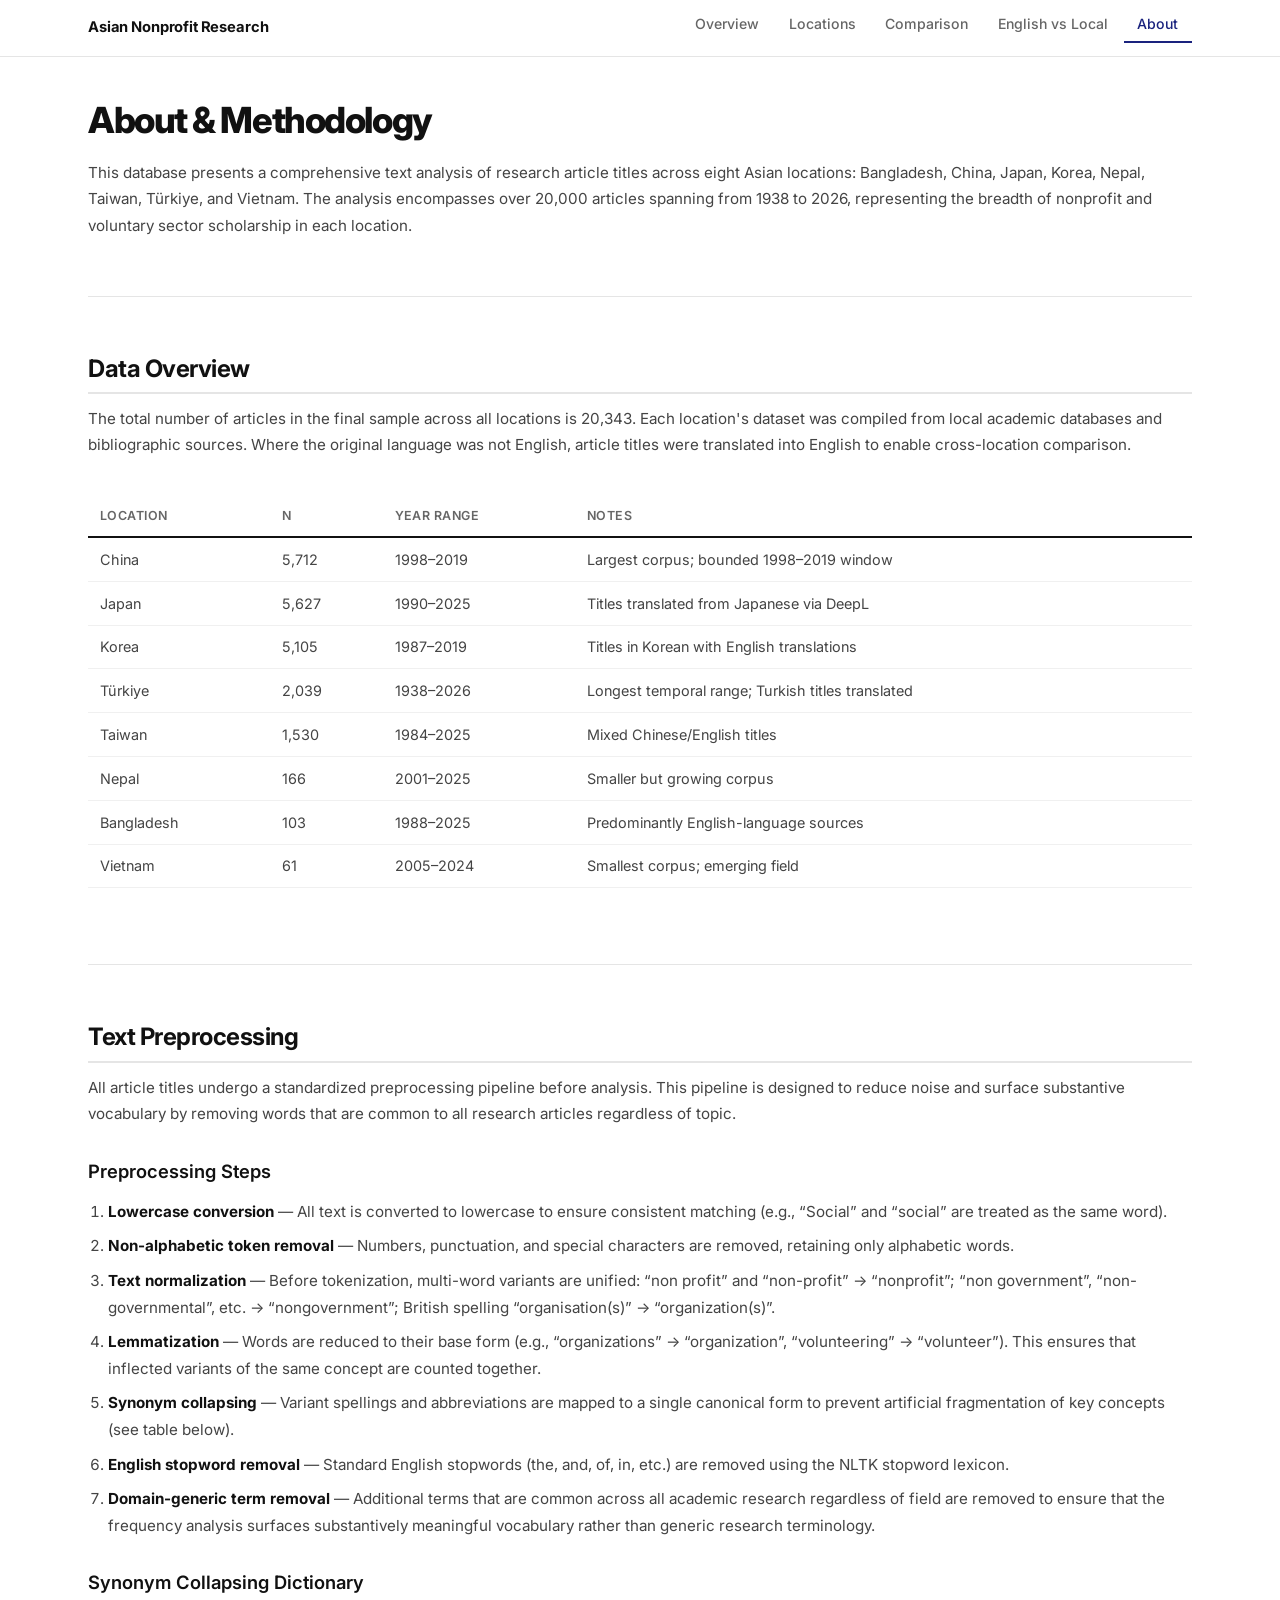
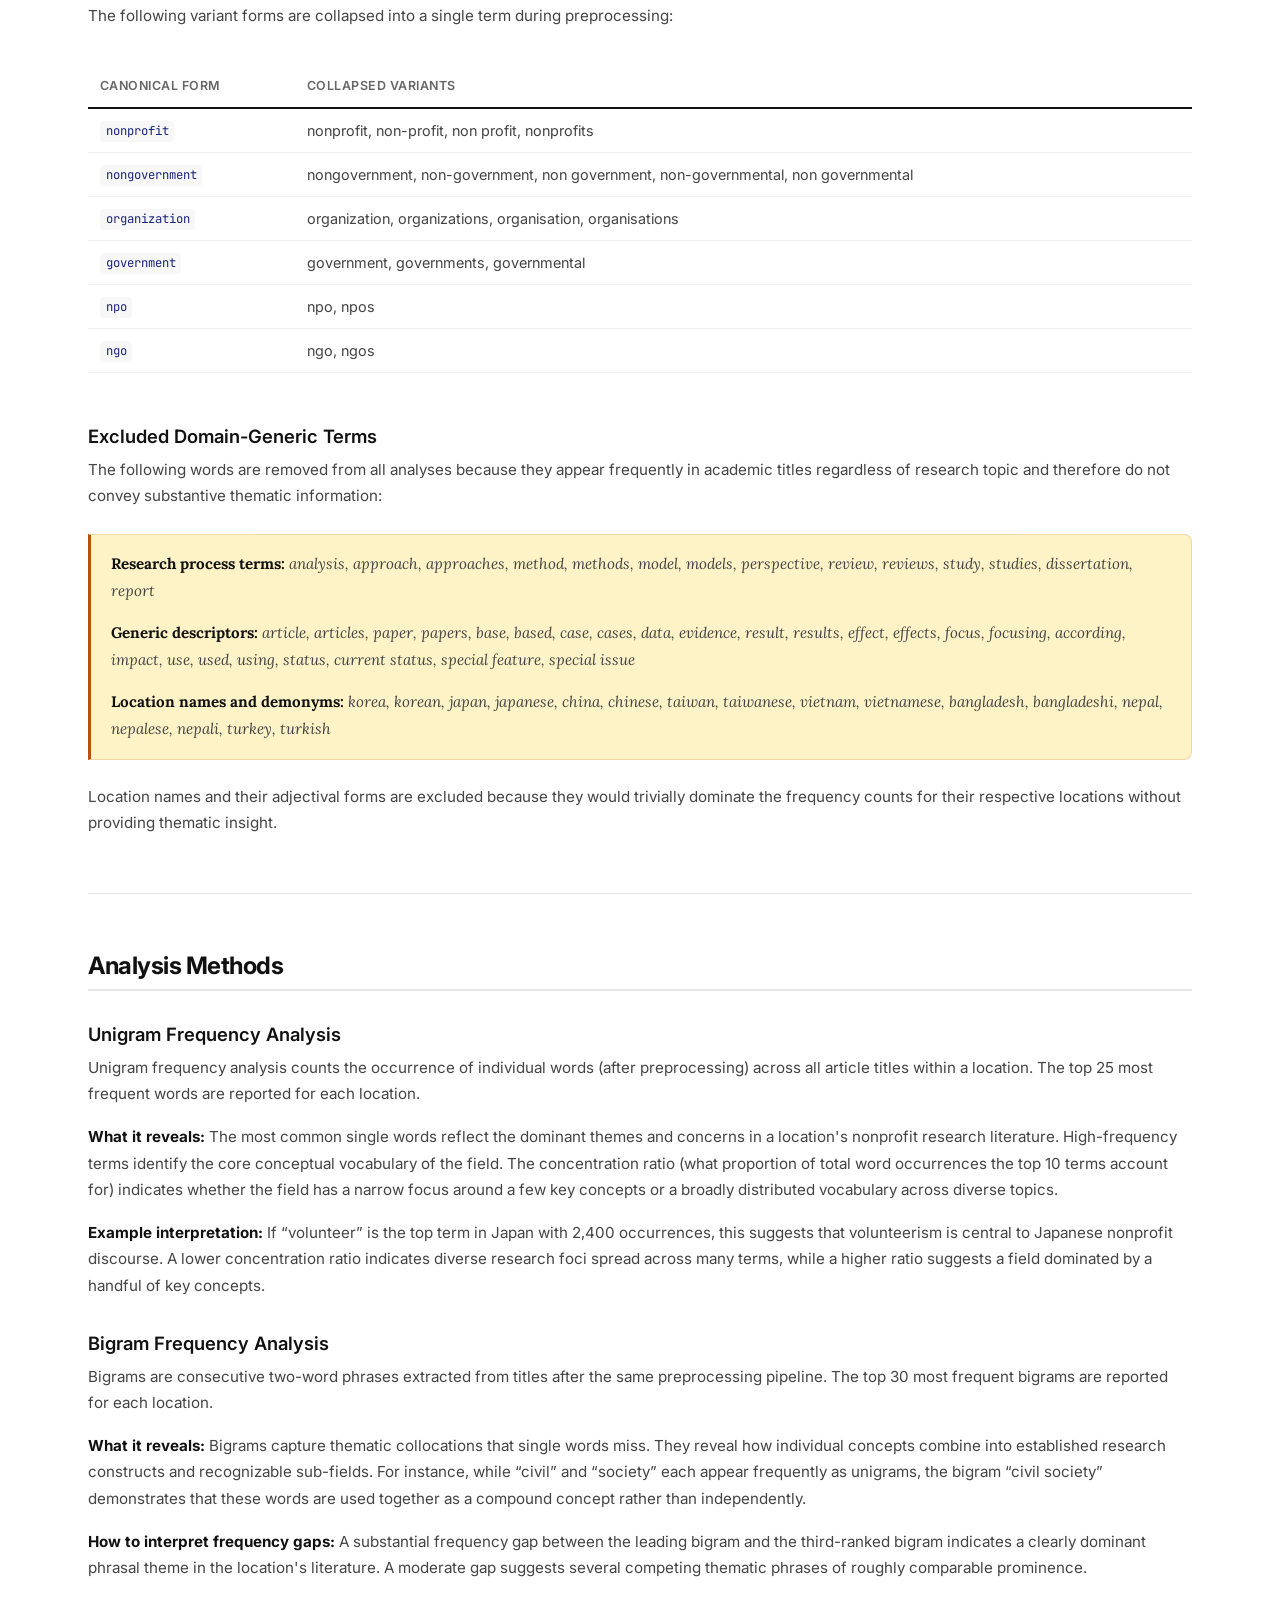
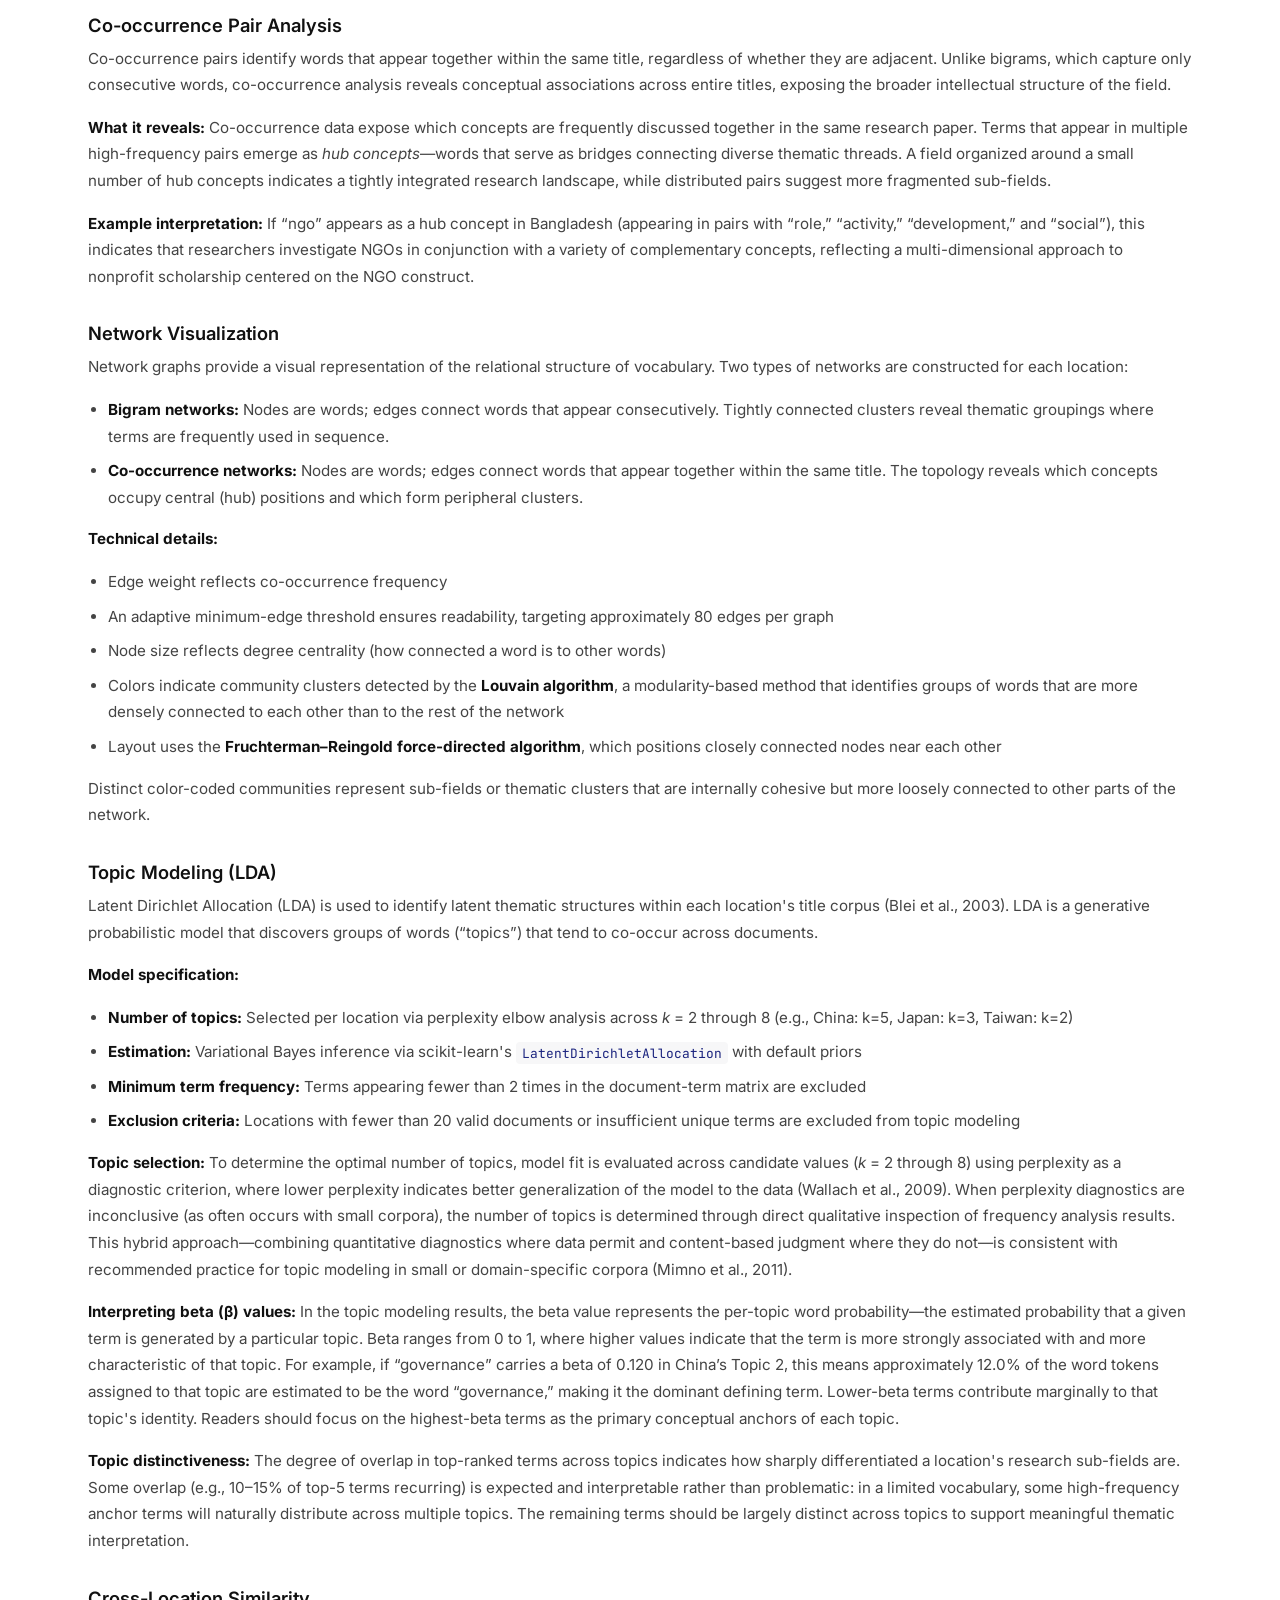
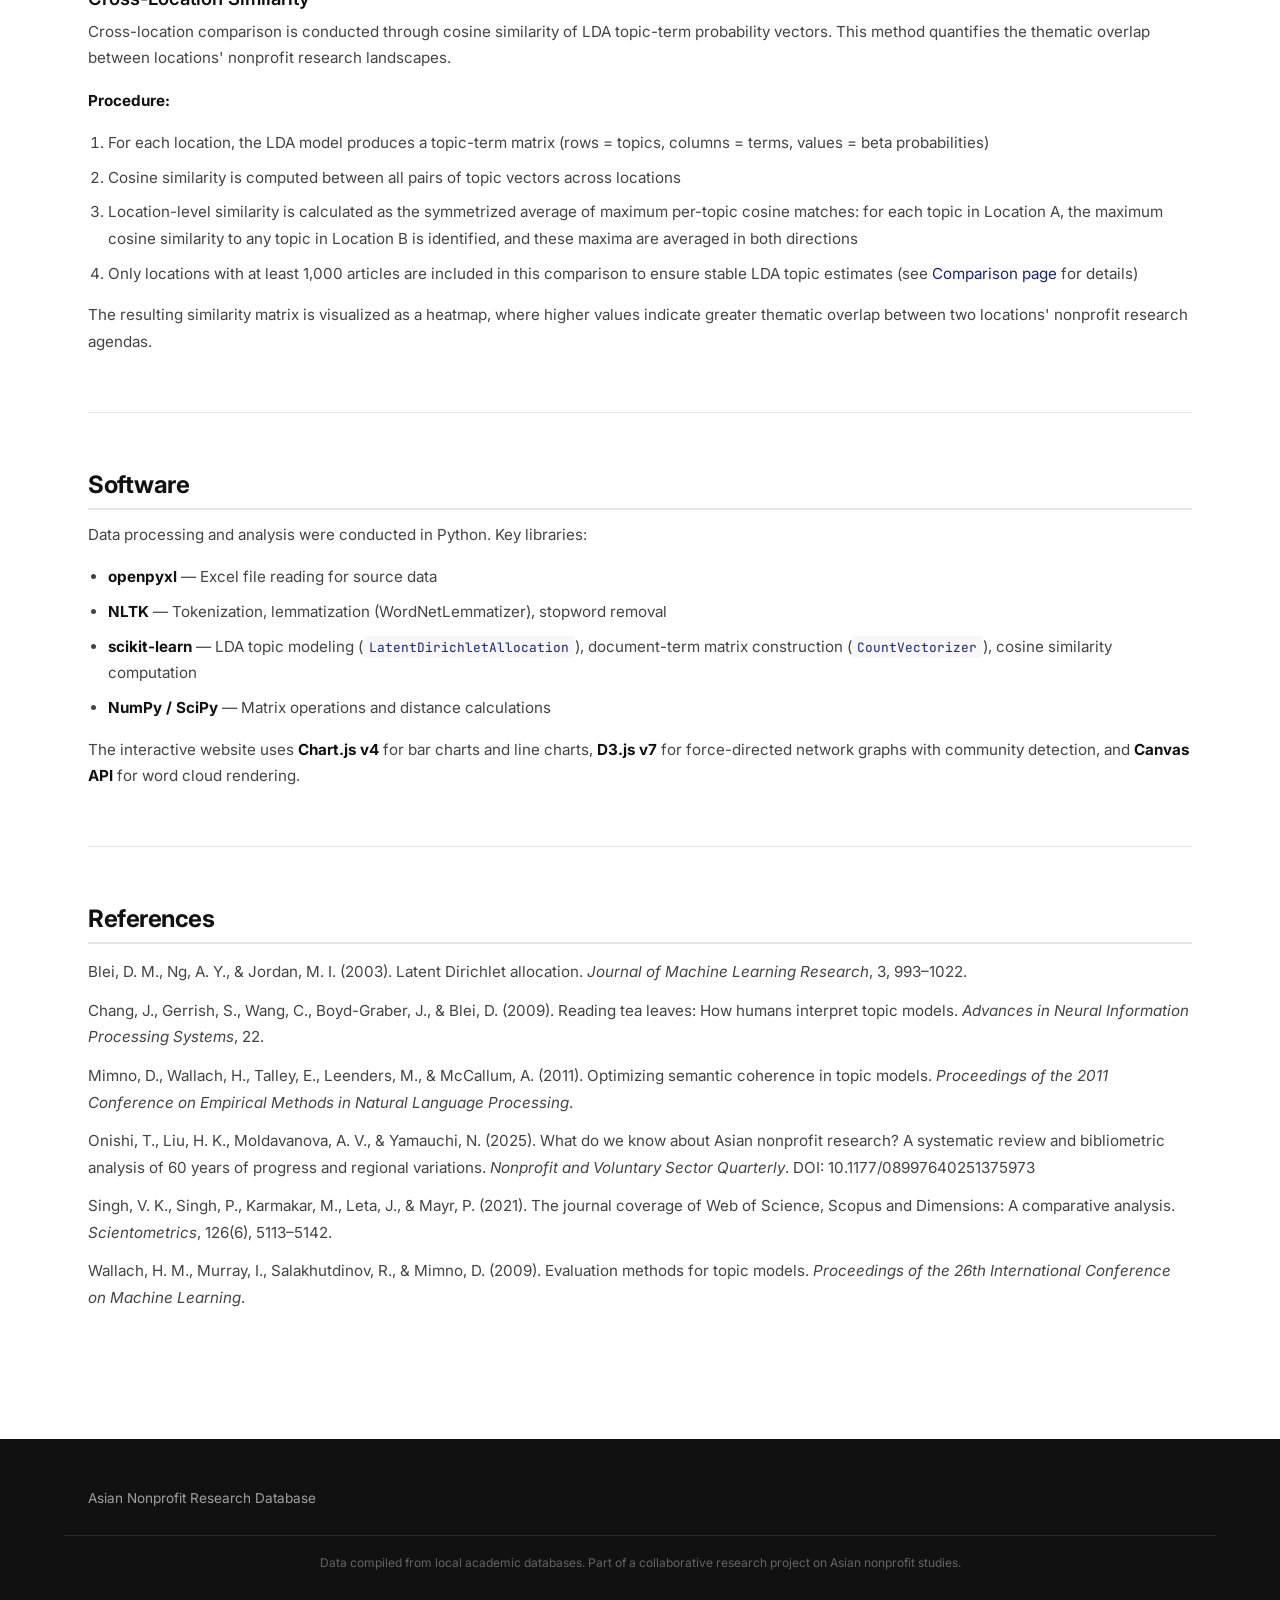
<file: about.html>
<!DOCTYPE html>
<html lang="en">
<head>
  <meta charset="UTF-8">
  <meta name="viewport" content="width=device-width, initial-scale=1.0">
  <title>About &amp; Methodology | Asian Nonprofit Research</title>
  <link rel="stylesheet" href="css/style.css">
</head>
<body>

  <header class="site-header">
    <nav class="nav-inner">
      <a href="index.html" class="nav-brand">Asian Nonprofit Research</a>
      <button class="nav-toggle" aria-label="Toggle navigation">&#9776;</button>
      <ul class="nav-links">
        <li><a href="index.html">Overview</a></li>
        <li><a href="country.html?c=Japan">Locations</a></li>
        <li><a href="comparison.html">Comparison</a></li>
        <li><a href="language.html">English vs Local</a></li>
        <li><a href="about.html">About</a></li>
      </ul>
    </nav>
  </header>

  <main>
    <div class="container">
      <h1>About &amp; Methodology</h1>

      <p>This database presents a comprehensive text analysis of research article titles across eight Asian locations: Bangladesh, China, Japan, Korea, Nepal, Taiwan, Türkiye, and Vietnam. The analysis encompasses over 20,000 articles spanning from 1938 to 2026, representing the breadth of nonprofit and voluntary sector scholarship in each location.</p>

      <hr>

      <!-- ============================================================
           DATA OVERVIEW
           ============================================================ -->
      <h2 id="data">Data Overview</h2>

      <p>The total number of articles in the final sample across all locations is 20,343. Each location's dataset was compiled from local academic databases and bibliographic sources. Where the original language was not English, article titles were translated into English to enable cross-location comparison.</p>

      <div class="table-wrap">
        <table>
          <thead>
            <tr><th>Location</th><th>N</th><th>Year Range</th><th>Notes</th></tr>
          </thead>
          <tbody>
            <tr><td>China</td><td>5,712</td><td>1998&ndash;2019</td><td>Largest corpus; bounded 1998&ndash;2019 window</td></tr>
            <tr><td>Japan</td><td>5,627</td><td>1990&ndash;2025</td><td>Titles translated from Japanese via DeepL</td></tr>
            <tr><td>Korea</td><td>5,105</td><td>1987&ndash;2019</td><td>Titles in Korean with English translations</td></tr>
            <tr><td>Türkiye</td><td>2,039</td><td>1938&ndash;2026</td><td>Longest temporal range; Turkish titles translated</td></tr>
            <tr><td>Taiwan</td><td>1,530</td><td>1984&ndash;2025</td><td>Mixed Chinese/English titles</td></tr>
            <tr><td>Nepal</td><td>166</td><td>2001&ndash;2025</td><td>Smaller but growing corpus</td></tr>
            <tr><td>Bangladesh</td><td>103</td><td>1988&ndash;2025</td><td>Predominantly English-language sources</td></tr>
            <tr><td>Vietnam</td><td>61</td><td>2005&ndash;2024</td><td>Smallest corpus; emerging field</td></tr>
          </tbody>
        </table>
      </div>

      <hr>

      <!-- ============================================================
           TEXT PREPROCESSING
           ============================================================ -->
      <h2 id="preprocessing">Text Preprocessing</h2>

      <p>All article titles undergo a standardized preprocessing pipeline before analysis. This pipeline is designed to reduce noise and surface substantive vocabulary by removing words that are common to all research articles regardless of topic.</p>

      <h3>Preprocessing Steps</h3>
      <ol>
        <li><strong>Lowercase conversion</strong> &mdash; All text is converted to lowercase to ensure consistent matching (e.g., &ldquo;Social&rdquo; and &ldquo;social&rdquo; are treated as the same word).</li>
        <li><strong>Non-alphabetic token removal</strong> &mdash; Numbers, punctuation, and special characters are removed, retaining only alphabetic words.</li>
        <li><strong>Text normalization</strong> &mdash; Before tokenization, multi-word variants are unified: &ldquo;non profit&rdquo; and &ldquo;non-profit&rdquo; &rarr; &ldquo;nonprofit&rdquo;; &ldquo;non government&rdquo;, &ldquo;non-governmental&rdquo;, etc. &rarr; &ldquo;nongovernment&rdquo;; British spelling &ldquo;organisation(s)&rdquo; &rarr; &ldquo;organization(s)&rdquo;.</li>
        <li><strong>Lemmatization</strong> &mdash; Words are reduced to their base form (e.g., &ldquo;organizations&rdquo; &rarr; &ldquo;organization&rdquo;, &ldquo;volunteering&rdquo; &rarr; &ldquo;volunteer&rdquo;). This ensures that inflected variants of the same concept are counted together.</li>
        <li><strong>Synonym collapsing</strong> &mdash; Variant spellings and abbreviations are mapped to a single canonical form to prevent artificial fragmentation of key concepts (see table below).</li>
        <li><strong>English stopword removal</strong> &mdash; Standard English stopwords (the, and, of, in, etc.) are removed using the NLTK stopword lexicon.</li>
        <li><strong>Domain-generic term removal</strong> &mdash; Additional terms that are common across all academic research regardless of field are removed to ensure that the frequency analysis surfaces substantively meaningful vocabulary rather than generic research terminology.</li>
      </ol>

      <h3>Synonym Collapsing Dictionary</h3>
      <p>The following variant forms are collapsed into a single term during preprocessing:</p>
      <div class="table-wrap">
        <table>
          <thead>
            <tr><th>Canonical Form</th><th>Collapsed Variants</th></tr>
          </thead>
          <tbody>
            <tr><td><code>nonprofit</code></td><td>nonprofit, non-profit, non profit, nonprofits</td></tr>
            <tr><td><code>nongovernment</code></td><td>nongovernment, non-government, non government, non-governmental, non governmental</td></tr>
            <tr><td><code>organization</code></td><td>organization, organizations, organisation, organisations</td></tr>
            <tr><td><code>government</code></td><td>government, governments, governmental</td></tr>
            <tr><td><code>npo</code></td><td>npo, npos</td></tr>
            <tr><td><code>ngo</code></td><td>ngo, ngos</td></tr>
          </tbody>
        </table>
      </div>

      <h3>Excluded Domain-Generic Terms</h3>
      <p>The following words are removed from all analyses because they appear frequently in academic titles regardless of research topic and therefore do not convey substantive thematic information:</p>

      <div class="callout">
        <p><strong>Research process terms:</strong> analysis, approach, approaches, method, methods, model, models, perspective, review, reviews, study, studies, dissertation, report</p>
        <p><strong>Generic descriptors:</strong> article, articles, paper, papers, base, based, case, cases, data, evidence, result, results, effect, effects, focus, focusing, according, impact, use, used, using, status, current status, special feature, special issue</p>
        <p><strong>Location names and demonyms:</strong> korea, korean, japan, japanese, china, chinese, taiwan, taiwanese, vietnam, vietnamese, bangladesh, bangladeshi, nepal, nepalese, nepali, turkey, turkish</p>
      </div>

      <p>Location names and their adjectival forms are excluded because they would trivially dominate the frequency counts for their respective locations without providing thematic insight.</p>

      <hr>

      <!-- ============================================================
           ANALYSIS METHODS
           ============================================================ -->
      <h2 id="analyses">Analysis Methods</h2>

      <!-- Unigram -->
      <h3 id="unigrams">Unigram Frequency Analysis</h3>
      <p>Unigram frequency analysis counts the occurrence of individual words (after preprocessing) across all article titles within a location. The top 25 most frequent words are reported for each location.</p>
      <p><strong>What it reveals:</strong> The most common single words reflect the dominant themes and concerns in a location's nonprofit research literature. High-frequency terms identify the core conceptual vocabulary of the field. The concentration ratio (what proportion of total word occurrences the top 10 terms account for) indicates whether the field has a narrow focus around a few key concepts or a broadly distributed vocabulary across diverse topics.</p>
      <p><strong>Example interpretation:</strong> If &ldquo;volunteer&rdquo; is the top term in Japan with 2,400 occurrences, this suggests that volunteerism is central to Japanese nonprofit discourse. A lower concentration ratio indicates diverse research foci spread across many terms, while a higher ratio suggests a field dominated by a handful of key concepts.</p>

      <!-- Bigram -->
      <h3 id="bigrams">Bigram Frequency Analysis</h3>
      <p>Bigrams are consecutive two-word phrases extracted from titles after the same preprocessing pipeline. The top 30 most frequent bigrams are reported for each location.</p>
      <p><strong>What it reveals:</strong> Bigrams capture thematic collocations that single words miss. They reveal how individual concepts combine into established research constructs and recognizable sub-fields. For instance, while &ldquo;civil&rdquo; and &ldquo;society&rdquo; each appear frequently as unigrams, the bigram &ldquo;civil society&rdquo; demonstrates that these words are used together as a compound concept rather than independently.</p>
      <p><strong>How to interpret frequency gaps:</strong> A substantial frequency gap between the leading bigram and the third-ranked bigram indicates a clearly dominant phrasal theme in the location's literature. A moderate gap suggests several competing thematic phrases of roughly comparable prominence.</p>

      <!-- Co-occurrence -->
      <h3 id="cooccurrence">Co-occurrence Pair Analysis</h3>
      <p>Co-occurrence pairs identify words that appear together within the same title, regardless of whether they are adjacent. Unlike bigrams, which capture only consecutive words, co-occurrence analysis reveals conceptual associations across entire titles, exposing the broader intellectual structure of the field.</p>
      <p><strong>What it reveals:</strong> Co-occurrence data expose which concepts are frequently discussed together in the same research paper. Terms that appear in multiple high-frequency pairs emerge as <em>hub concepts</em>&mdash;words that serve as bridges connecting diverse thematic threads. A field organized around a small number of hub concepts indicates a tightly integrated research landscape, while distributed pairs suggest more fragmented sub-fields.</p>
      <p><strong>Example interpretation:</strong> If &ldquo;ngo&rdquo; appears as a hub concept in Bangladesh (appearing in pairs with &ldquo;role,&rdquo; &ldquo;activity,&rdquo; &ldquo;development,&rdquo; and &ldquo;social&rdquo;), this indicates that researchers investigate NGOs in conjunction with a variety of complementary concepts, reflecting a multi-dimensional approach to nonprofit scholarship centered on the NGO construct.</p>

      <!-- Network -->
      <h3 id="networks">Network Visualization</h3>
      <p>Network graphs provide a visual representation of the relational structure of vocabulary. Two types of networks are constructed for each location:</p>
      <ul>
        <li><strong>Bigram networks:</strong> Nodes are words; edges connect words that appear consecutively. Tightly connected clusters reveal thematic groupings where terms are frequently used in sequence.</li>
        <li><strong>Co-occurrence networks:</strong> Nodes are words; edges connect words that appear together within the same title. The topology reveals which concepts occupy central (hub) positions and which form peripheral clusters.</li>
      </ul>
      <p><strong>Technical details:</strong></p>
      <ul>
        <li>Edge weight reflects co-occurrence frequency</li>
        <li>An adaptive minimum-edge threshold ensures readability, targeting approximately 80 edges per graph</li>
        <li>Node size reflects degree centrality (how connected a word is to other words)</li>
        <li>Colors indicate community clusters detected by the <strong>Louvain algorithm</strong>, a modularity-based method that identifies groups of words that are more densely connected to each other than to the rest of the network</li>
        <li>Layout uses the <strong>Fruchterman&ndash;Reingold force-directed algorithm</strong>, which positions closely connected nodes near each other</li>
      </ul>
      <p>Distinct color-coded communities represent sub-fields or thematic clusters that are internally cohesive but more loosely connected to other parts of the network.</p>

      <!-- LDA -->
      <h3 id="lda">Topic Modeling (LDA)</h3>
      <p>Latent Dirichlet Allocation (LDA) is used to identify latent thematic structures within each location's title corpus (Blei et al., 2003). LDA is a generative probabilistic model that discovers groups of words (&ldquo;topics&rdquo;) that tend to co-occur across documents.</p>

      <p><strong>Model specification:</strong></p>
      <ul>
        <li><strong>Number of topics:</strong> Selected per location via perplexity elbow analysis across <em>k</em> = 2 through 8 (e.g., China: k=5, Japan: k=3, Taiwan: k=2)</li>
        <li><strong>Estimation:</strong> Variational Bayes inference via scikit-learn's <code>LatentDirichletAllocation</code> with default priors</li>
        <li><strong>Minimum term frequency:</strong> Terms appearing fewer than 2 times in the document-term matrix are excluded</li>
        <li><strong>Exclusion criteria:</strong> Locations with fewer than 20 valid documents or insufficient unique terms are excluded from topic modeling</li>
      </ul>

      <p><strong>Topic selection:</strong> To determine the optimal number of topics, model fit is evaluated across candidate values (<em>k</em> = 2 through 8) using perplexity as a diagnostic criterion, where lower perplexity indicates better generalization of the model to the data (Wallach et al., 2009). When perplexity diagnostics are inconclusive (as often occurs with small corpora), the number of topics is determined through direct qualitative inspection of frequency analysis results. This hybrid approach&mdash;combining quantitative diagnostics where data permit and content-based judgment where they do not&mdash;is consistent with recommended practice for topic modeling in small or domain-specific corpora (Mimno et al., 2011).</p>

      <p><strong>Interpreting beta (&beta;) values:</strong> In the topic modeling results, the beta value represents the per-topic word probability&mdash;the estimated probability that a given term is generated by a particular topic. Beta ranges from 0 to 1, where higher values indicate that the term is more strongly associated with and more characteristic of that topic. For example, if &ldquo;governance&rdquo; carries a beta of 0.120 in China&rsquo;s Topic 2, this means approximately 12.0% of the word tokens assigned to that topic are estimated to be the word &ldquo;governance,&rdquo; making it the dominant defining term. Lower-beta terms contribute marginally to that topic's identity. Readers should focus on the highest-beta terms as the primary conceptual anchors of each topic.</p>

      <p><strong>Topic distinctiveness:</strong> The degree of overlap in top-ranked terms across topics indicates how sharply differentiated a location's research sub-fields are. Some overlap (e.g., 10&ndash;15% of top-5 terms recurring) is expected and interpretable rather than problematic: in a limited vocabulary, some high-frequency anchor terms will naturally distribute across multiple topics. The remaining terms should be largely distinct across topics to support meaningful thematic interpretation.</p>

      <!-- Cross-country -->
      <h3 id="similarity">Cross-Location Similarity</h3>
      <p>Cross-location comparison is conducted through cosine similarity of LDA topic-term probability vectors. This method quantifies the thematic overlap between locations' nonprofit research landscapes.</p>
      <p><strong>Procedure:</strong></p>
      <ol>
        <li>For each location, the LDA model produces a topic-term matrix (rows = topics, columns = terms, values = beta probabilities)</li>
        <li>Cosine similarity is computed between all pairs of topic vectors across locations</li>
        <li>Location-level similarity is calculated as the symmetrized average of maximum per-topic cosine matches: for each topic in Location A, the maximum cosine similarity to any topic in Location B is identified, and these maxima are averaged in both directions</li>
        <li>Only locations with at least 1,000 articles are included in this comparison to ensure stable LDA topic estimates (see <a href="comparison.html">Comparison page</a> for details)</li>
      </ol>
      <p>The resulting similarity matrix is visualized as a heatmap, where higher values indicate greater thematic overlap between two locations' nonprofit research agendas.</p>

      <hr>

      <!-- ============================================================
           SOFTWARE
           ============================================================ -->
      <h2 id="software">Software</h2>
      <p>Data processing and analysis were conducted in Python. Key libraries:</p>
      <ul>
        <li><strong>openpyxl</strong> &mdash; Excel file reading for source data</li>
        <li><strong>NLTK</strong> &mdash; Tokenization, lemmatization (WordNetLemmatizer), stopword removal</li>
        <li><strong>scikit-learn</strong> &mdash; LDA topic modeling (<code>LatentDirichletAllocation</code>), document-term matrix construction (<code>CountVectorizer</code>), cosine similarity computation</li>
        <li><strong>NumPy / SciPy</strong> &mdash; Matrix operations and distance calculations</li>
      </ul>
      <p>The interactive website uses <strong>Chart.js v4</strong> for bar charts and line charts, <strong>D3.js v7</strong> for force-directed network graphs with community detection, and <strong>Canvas API</strong> for word cloud rendering.</p>

      <hr>

      <!-- ============================================================
           REFERENCES
           ============================================================ -->
      <h2 id="references">References</h2>
      <ul style="list-style:none;padding-left:0;">
        <li style="margin-bottom:0.75rem;">Blei, D. M., Ng, A. Y., &amp; Jordan, M. I. (2003). Latent Dirichlet allocation. <em>Journal of Machine Learning Research</em>, 3, 993&ndash;1022.</li>
        <li style="margin-bottom:0.75rem;">Chang, J., Gerrish, S., Wang, C., Boyd-Graber, J., &amp; Blei, D. (2009). Reading tea leaves: How humans interpret topic models. <em>Advances in Neural Information Processing Systems</em>, 22.</li>
        <li style="margin-bottom:0.75rem;">Mimno, D., Wallach, H., Talley, E., Leenders, M., &amp; McCallum, A. (2011). Optimizing semantic coherence in topic models. <em>Proceedings of the 2011 Conference on Empirical Methods in Natural Language Processing</em>.</li>
        <li style="margin-bottom:0.75rem;">Onishi, T., Liu, H. K., Moldavanova, A. V., &amp; Yamauchi, N. (2025). What do we know about Asian nonprofit research? A systematic review and bibliometric analysis of 60 years of progress and regional variations. <em>Nonprofit and Voluntary Sector Quarterly</em>. DOI: 10.1177/08997640251375973</li>
        <li style="margin-bottom:0.75rem;">Singh, V. K., Singh, P., Karmakar, M., Leta, J., &amp; Mayr, P. (2021). The journal coverage of Web of Science, Scopus and Dimensions: A comparative analysis. <em>Scientometrics</em>, 126(6), 5113&ndash;5142.</li>
        <li style="margin-bottom:0.75rem;">Wallach, H. M., Murray, I., Salakhutdinov, R., &amp; Mimno, D. (2009). Evaluation methods for topic models. <em>Proceedings of the 26th International Conference on Machine Learning</em>.</li>
      </ul>

    </div>
  </main>

  <footer class="site-footer">
    <div class="footer-inner">
      <p>Asian Nonprofit Research Database</p>
    </div>
    <div class="footer-bottom">
      Data compiled from local academic databases. Part of a collaborative research project on Asian nonprofit studies.
    </div>
  </footer>

  <script src="js/main.js"></script>
</body>
</html>
</file>
<file: css/style.css>
/* ============================================================
   Asian Nonprofit Research — Site Styles
   ============================================================ */
@import url('https://fonts.googleapis.com/css2?family=Inter:wght@300;400;500;600;700;800&family=Lora:ital,wght@0,400;0,500;1,400;1,500&family=JetBrains+Mono:wght@400;500&display=swap');

:root {
  --bg: #ffffff;
  --bg-alt: #f7f7f8;
  --ink: #111111;
  --ink-secondary: #444444;
  --ink-muted: #666666;
  --ink-light: #999999;
  --border: #e5e5e5;
  --border-light: #f0f0f0;
  --primary: #1a237e;
  --primary-dark: #0d1454;
  --primary-bg: #e8eaf6;
  --accent: #283593;
  --accent-light: #5c6bc0;
  /* Warm secondary accent — pairs with navy for editorial scholarly feel */
  --accent-warm: #b45309;
  --accent-warm-soft: #d97706;
  --accent-warm-bg: #fef3c7;
  --accent-warm-border: rgba(180, 83, 9, 0.18);
  --font-sans: 'Inter', -apple-system, sans-serif;
  --font-serif: 'Lora', 'Georgia', serif;
  --font-mono: 'JetBrains Mono', 'Menlo', monospace;
  --max-wide: 72rem;
  --section-gap: 3.5rem;
}

*, *::before, *::after { box-sizing: border-box; }

body {
  margin: 0;
  font-family: var(--font-sans);
  font-size: 0.95rem;
  font-weight: 400;
  line-height: 1.75;
  color: var(--ink-secondary);
  background: var(--bg);
  -webkit-font-smoothing: antialiased;
}

a { color: var(--primary); text-decoration: none; transition: color .15s; }
a:hover { color: var(--ink); text-decoration: underline; }
::selection { background: rgba(26,35,126,.12); }

h1, h2, h3, h4 { font-family: var(--font-sans); color: var(--ink); line-height: 1.3; }
h1 { font-size: 2.25rem; font-weight: 800; letter-spacing: -0.04em; margin-top: 0; margin-bottom: 1rem; }
h2 { font-size: 1.5rem; font-weight: 700; letter-spacing: -0.02em; margin-top: 2.5rem; margin-bottom: 0.75rem; padding-bottom: 0.5rem; border-bottom: 2px solid var(--border); }
h3 { font-size: 1.15rem; font-weight: 600; margin-top: 2rem; margin-bottom: 0.5rem; }
p { margin: 0 0 1rem; }
[id] { scroll-margin-top: 5rem; }
strong { color: var(--ink); }
code { font-family: var(--font-mono); font-size: 0.85em; background: var(--bg-alt); padding: 0.2em 0.45em; border-radius: 4px; color: var(--primary); }
hr { border: none; border-top: 1px solid var(--border); margin: var(--section-gap) 0; }
ol, ul { padding-left: 1.25rem; }
li { margin-bottom: 0.5rem; }

.container { max-width: var(--max-wide); margin: 0 auto; padding: 0 1.5rem; }
main { padding: 2.5rem 0 var(--section-gap); }

/* Header — minimal: white bg with thin border, content-first */
.site-header { background: rgba(255,255,255,0.92); backdrop-filter: saturate(180%) blur(12px); -webkit-backdrop-filter: saturate(180%) blur(12px); border-bottom: 1px solid var(--border); position: sticky; top: 0; z-index: 100; }
.nav-inner { max-width: var(--max-wide); margin: 0 auto; padding: 0 1.5rem; display: flex; align-items: center; justify-content: space-between; min-height: 3.5rem; }
.nav-brand { font-size: 0.92rem; font-weight: 700; color: var(--ink); display: flex; align-items: center; gap: 0.6rem; letter-spacing: -0.01em; }
.nav-brand:hover { color: var(--primary); text-decoration: none; }
.nav-links { display: flex; gap: 0.15rem; list-style: none; margin: 0; padding: 0; }
.nav-links a { color: var(--ink-muted); font-size: 0.88rem; font-weight: 500; padding: 0.6rem 0.85rem; border-bottom: 2px solid transparent; transition: color .15s, border-color .15s; }
.nav-links a:hover { color: var(--ink); text-decoration: none; }
.nav-links a.active { color: var(--primary); border-bottom-color: var(--primary); }
.nav-toggle { display: none; background: none; border: none; color: var(--ink); font-size: 1.3rem; cursor: pointer; }

/* Hero */
.hero { padding: 3.5rem 0 2rem; }
.hero h1 { font-size: 2.75rem; font-weight: 800; letter-spacing: -0.04em; line-height: 1.1; margin: 0 0 1.25rem; }
.hero .subtitle { font-family: var(--font-serif); font-style: italic; font-weight: 400; font-size: 1.15rem; color: var(--ink-secondary); max-width: 54rem; line-height: 1.65; margin-bottom: 1.5rem; }

/* Stats Bar */
.stats-bar { display: grid; grid-template-columns: repeat(3, 1fr); gap: 0; margin: 2rem auto; max-width: var(--max-wide); padding: 0 1.5rem; border-top: 1px solid var(--border); border-bottom: 1px solid var(--border); }
.stat-card { text-align: center; padding: 1.5rem 0.5rem; border-right: 1px solid var(--border); }
.stat-card:last-child { border-right: none; }
.stat-card .number { font-size: 2.25rem; font-weight: 800; color: var(--accent); display: block; line-height: 1; letter-spacing: -0.03em; }
.stat-card .label { font-size: 0.7rem; font-weight: 600; color: var(--ink-light); text-transform: uppercase; letter-spacing: 0.08em; margin-top: 0.4rem; display: block; }

/* Section */
.section { margin-bottom: var(--section-gap); }
.section-label { font-size: 0.7rem; font-weight: 700; text-transform: uppercase; letter-spacing: 0.12em; color: var(--accent-warm); margin-bottom: 0.25rem; }

/* Country Cards */
.country-grid { display: grid; grid-template-columns: repeat(auto-fill, minmax(280px, 1fr)); gap: 1rem; margin: 1.5rem 0; }
.country-card { background: var(--bg-alt); border: 1px solid var(--border); border-radius: 8px; padding: 1.25rem 1.5rem 1rem; transition: border-color .15s, box-shadow .15s, transform .15s; cursor: pointer; text-decoration: none; color: inherit; display: block; position: relative; }
.country-card:hover { border-color: var(--accent); box-shadow: 0 2px 8px rgba(26,35,126,.08); text-decoration: none; color: inherit; transform: translateY(-1px); }
.country-card:hover .card-spark { color: var(--accent-warm); opacity: 1; }
.country-card h3 { margin: 0 0 0.5rem; font-size: 1.1rem; }
.country-card .meta { font-size: 0.82rem; color: var(--ink-muted); }
.country-card .count { font-family: var(--font-mono); font-size: 1.5rem; font-weight: 700; color: var(--accent); }
.country-card .card-spark { display: block; width: 100%; height: 30px; margin-top: 0.65rem; color: var(--accent-warm-soft); opacity: 0.78; transition: color .2s, opacity .2s; }
.country-card .card-spark polyline { vector-effect: non-scaling-stroke; }
.country-card .card-spark .spark-area { fill: currentColor; opacity: 0.12; }

/* Chart */
.chart-container { background: var(--bg-alt); border: 1px solid var(--border); border-radius: 8px; padding: 1.5rem; margin: 1.5rem 0; }

/* Tables */
table { width: 100%; border-collapse: collapse; font-size: 0.9rem; margin: 1.25rem 0; }
thead th { font-weight: 600; font-size: 0.78rem; text-transform: uppercase; letter-spacing: 0.04em; color: var(--ink-muted); text-align: left; padding: 0.6rem 0.75rem; border-bottom: 2px solid var(--ink); }
tbody td { padding: 0.55rem 0.75rem; border-bottom: 1px solid var(--border-light); }
tbody tr:hover { background: var(--bg-alt); }
.table-wrap { overflow-x: auto; }

/* Callout */
.callout { background: var(--accent-warm-bg); border: 1px solid var(--accent-warm-border); border-left: 3px solid var(--accent-warm); border-radius: 0 8px 8px 0; padding: 1rem 1.25rem; margin: 1.5rem 0; font-family: var(--font-serif); font-style: italic; font-size: 0.95rem; color: var(--ink-secondary); }
.callout p:last-child { margin-bottom: 0; }
.callout strong, .callout a { font-style: normal; }

/* Region map (Asia choropleth — covered locations highlighted) */
.region-map { margin: 2rem 0 0.5rem; }
.region-map .map-caption { font-size: 0.7rem; font-weight: 700; text-transform: uppercase; letter-spacing: 0.12em; color: var(--accent-warm); margin-bottom: 0.5rem; }
.region-map .map-frame { background: linear-gradient(180deg, #fafbfd 0%, #f4f6fa 100%); border: 1px solid var(--border); border-radius: 12px; padding: 0.75rem 0.5rem; overflow: hidden; }
.region-map svg.asia { display: block; width: 100%; height: auto; }
.region-map .ctry { stroke: rgba(0,0,0,0.08); stroke-width: 0.5; stroke-linejoin: round; transition: fill-opacity .2s; }
.region-map .ctry.base { fill: #d8dde6; }
.region-map .ctry.covered { fill: var(--primary); fill-opacity: 0.85; cursor: default; }
.region-map .ctry.covered:hover { fill-opacity: 1; }
.region-map .ctry-label { font-family: var(--font-sans); font-size: 11px; font-weight: 700; fill: #fff; paint-order: stroke; stroke: rgba(0,0,0,0.6); stroke-width: 2.2; stroke-linejoin: round; pointer-events: none; }
.region-map .ctry-count { font-family: var(--font-mono); font-size: 9px; fill: rgba(255,255,255,0.95); paint-order: stroke; stroke: rgba(0,0,0,0.6); stroke-width: 1.8; stroke-linejoin: round; pointer-events: none; }
.region-map .map-fallback { padding: 2rem 1rem; text-align: center; color: var(--ink-muted); font-size: 0.9rem; font-style: italic; }
@media (max-width: 768px) {
  .region-map .map-frame { padding: 0.5rem 0.25rem; }
  .region-map .ctry-label { font-size: 14px; }
  .region-map .ctry-count { font-size: 12px; }
}

/* Country nav pills */
.country-nav { display: flex; flex-wrap: wrap; gap: 0.5rem; margin: 1.5rem 0; padding: 1rem 1.25rem; background: var(--bg-alt); border: 1px solid var(--border); border-radius: 8px; }
.country-nav a { font-size: 0.82rem; font-weight: 600; padding: 0.4rem 0.9rem; border: 1px solid var(--border); border-radius: 6px; background: var(--bg); color: var(--ink-secondary); transition: all .15s; text-decoration: none; }
.country-nav a:hover, .country-nav a.active { border-color: var(--accent); background: var(--primary-bg); color: var(--primary); text-decoration: none; }

/* Footer */
.site-footer { background: var(--ink); color: rgba(255,255,255,.6); padding: 3rem 0 2rem; margin-top: var(--section-gap); font-size: 0.85rem; }
.footer-inner { max-width: var(--max-wide); margin: 0 auto; padding: 0 1.5rem; }
.footer-bottom { max-width: var(--max-wide); margin: 1.5rem auto 0; padding: 1rem 1.5rem 0; border-top: 1px solid rgba(255,255,255,.1); font-size: 0.75rem; color: rgba(255,255,255,.35); text-align: center; }

/* Responsive */
@media (max-width: 768px) {
  .hero { padding: 2rem 0 1.5rem; }
  .hero h1 { font-size: 2rem; }
  .stats-bar { grid-template-columns: repeat(3, 1fr); }
  .stat-card { padding: 1rem 0.25rem; }
  .stat-card .number { font-size: 1.05rem; letter-spacing: -0.02em; }
  .stat-card .label { font-size: 0.58rem; letter-spacing: 0.04em; }
  h1 { font-size: 1.75rem; }
  .nav-links { display: none; }
  .nav-links.open { display: flex; flex-direction: column; position: absolute; top: 3.5rem; left: 0; right: 0; background: rgba(255,255,255,0.98); backdrop-filter: saturate(180%) blur(12px); -webkit-backdrop-filter: saturate(180%) blur(12px); padding: 0.5rem 1rem 1rem; border-bottom: 1px solid var(--border); }
  .nav-toggle { display: block; }
  .country-grid { grid-template-columns: 1fr; }
}
</file>
